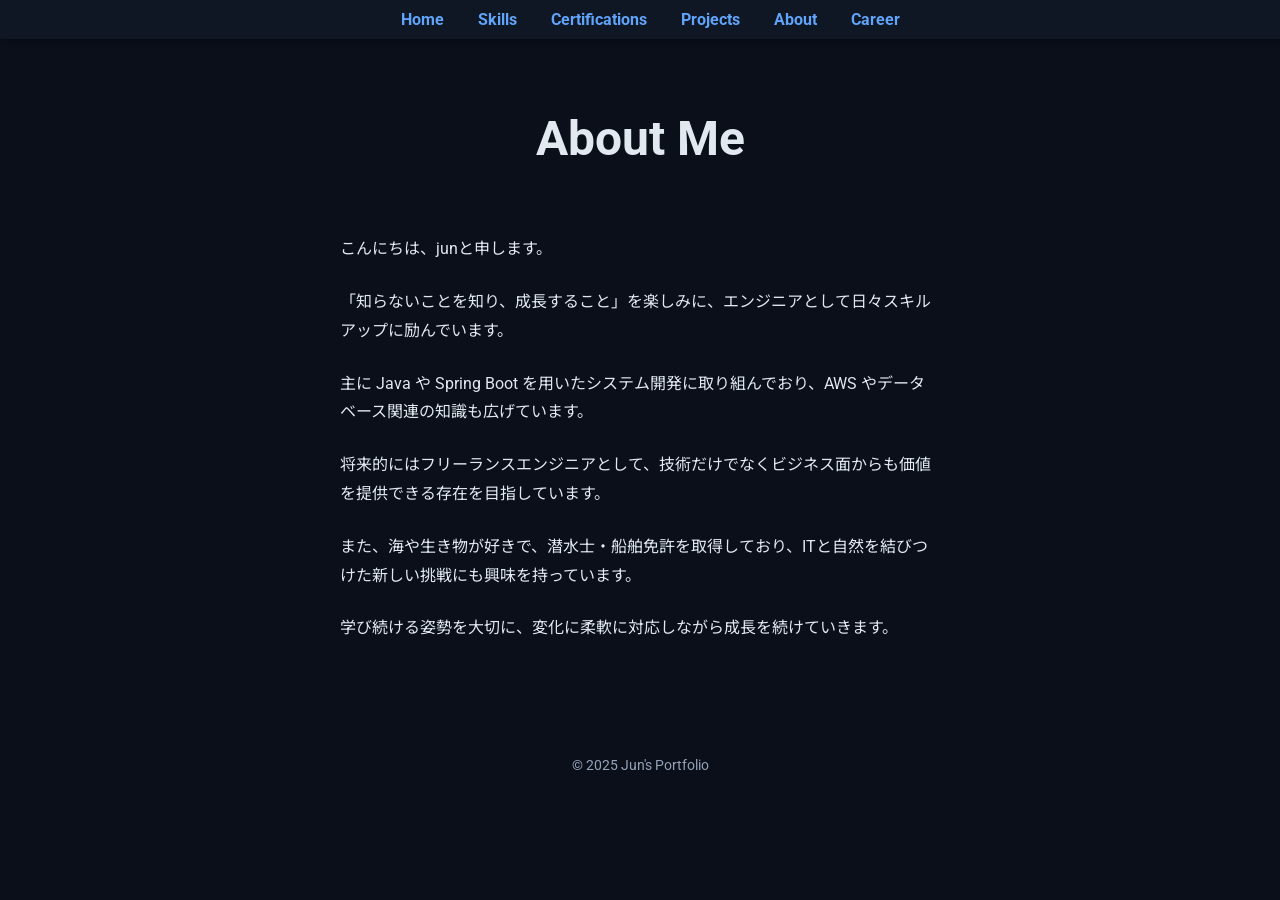
<file: about.html>
<!DOCTYPE html>
<html lang="ja">
<head>
  <meta charset="UTF-8">
  <meta name="viewport" content="width=device-width, initial-scale=1.0">
  <title>About - Jun's Portfolio</title>
  <link href="https://fonts.googleapis.com/css2?family=Noto+Sans+JP:wght@400;700&family=Roboto:wght@400;700&display=swap" rel="stylesheet">
  <link rel="stylesheet" href="style.css">
</head>
<body>
  <nav>
    <a href="index.html">Home</a>
    <a href="skills.html">Skills</a>
    <a href="certifications.html">Certifications</a>
    <a href="projects.html">Projects</a>
    <a href="about.html">About</a>
    <a href="career.html">Career</a>
  </nav>
  <h1 class="fade-in">About Me</h1>

<div class="about-section fade-in">
  <p>こんにちは、junと申します。</p>

  <p>「知らないことを知り、成長すること」を楽しみに、エンジニアとして日々スキルアップに励んでいます。</p>

  <p>主に Java や Spring Boot を用いたシステム開発に取り組んでおり、AWS やデータベース関連の知識も広げています。</p>

  <p>将来的にはフリーランスエンジニアとして、技術だけでなくビジネス面からも価値を提供できる存在を目指しています。</p>

  <p>また、海や生き物が好きで、潜水士・船舶免許を取得しており、ITと自然を結びつけた新しい挑戦にも興味を持っています。</p>

  <p>学び続ける姿勢を大切に、変化に柔軟に対応しながら成長を続けていきます。</p>
</div>
  <footer>
    © 2025 Jun's Portfolio
  </footer>

</body>
</html>
</file>
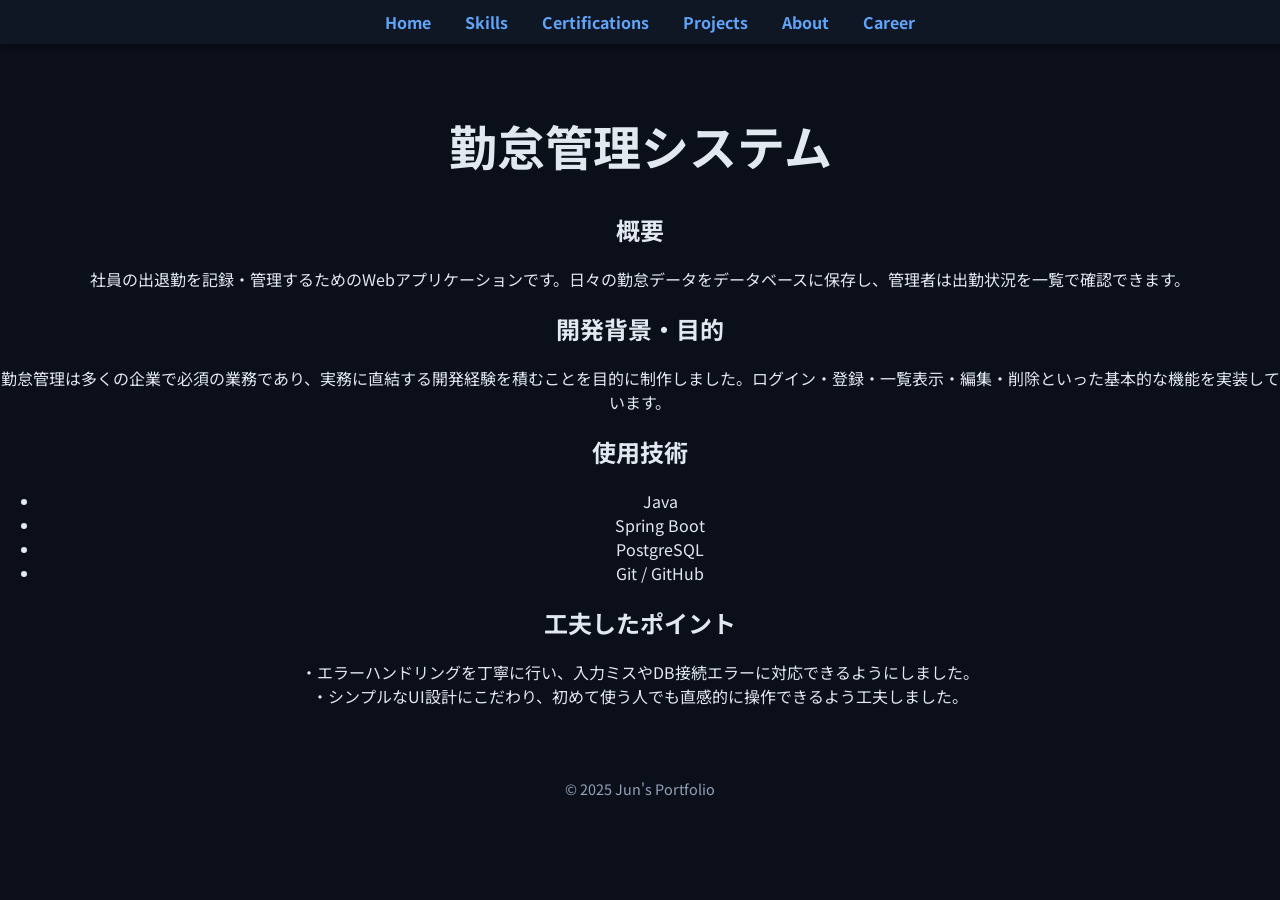
<file: attendance.html>
<!DOCTYPE html>
<html lang="ja">
<head>
  <meta charset="UTF-8">
  <meta name="viewport" content="width=device-width, initial-scale=1.0">
  <title>勤怠管理システム - Jun's Portfolio</title>
  <link href="https://fonts.googleapis.com/css2?family=Noto+Sans+JP:wght@400;700&display=swap" rel="stylesheet">
  <link rel="stylesheet" href="style.css">
</head>
<body>
  <nav>
    <a href="index.html">Home</a>
    <a href="skills.html">Skills</a>
    <a href="certifications.html">Certifications</a>
    <a href="projects.html">Projects</a>
    <a href="about.html">About</a>
    <a href="career.html">Career</a>
  </nav>

  <div class="project-detail">
    <h1>勤怠管理システム</h1>

    <section>
      <h2>概要</h2>
      <p>社員の出退勤を記録・管理するためのWebアプリケーションです。日々の勤怠データをデータベースに保存し、管理者は出勤状況を一覧で確認できます。</p>
    </section>

    <section>
      <h2>開発背景・目的</h2>
      <p>勤怠管理は多くの企業で必須の業務であり、実務に直結する開発経験を積むことを目的に制作しました。ログイン・登録・一覧表示・編集・削除といった基本的な機能を実装しています。</p>
    </section>

    <section>
      <h2>使用技術</h2>
      <ul>
        <li>Java</li>
        <li>Spring Boot</li>
        <li>PostgreSQL</li>
        <li>Git / GitHub</li>
      </ul>
    </section>

    <section>
      <h2>工夫したポイント</h2>
      <p>・エラーハンドリングを丁寧に行い、入力ミスやDB接続エラーに対応できるようにしました。<br>
         ・シンプルなUI設計にこだわり、初めて使う人でも直感的に操作できるよう工夫しました。</p>
    </section>

    <footer>
      © 2025 Jun's Portfolio
    </footer>
  </div>

</body>
</html>
</file>
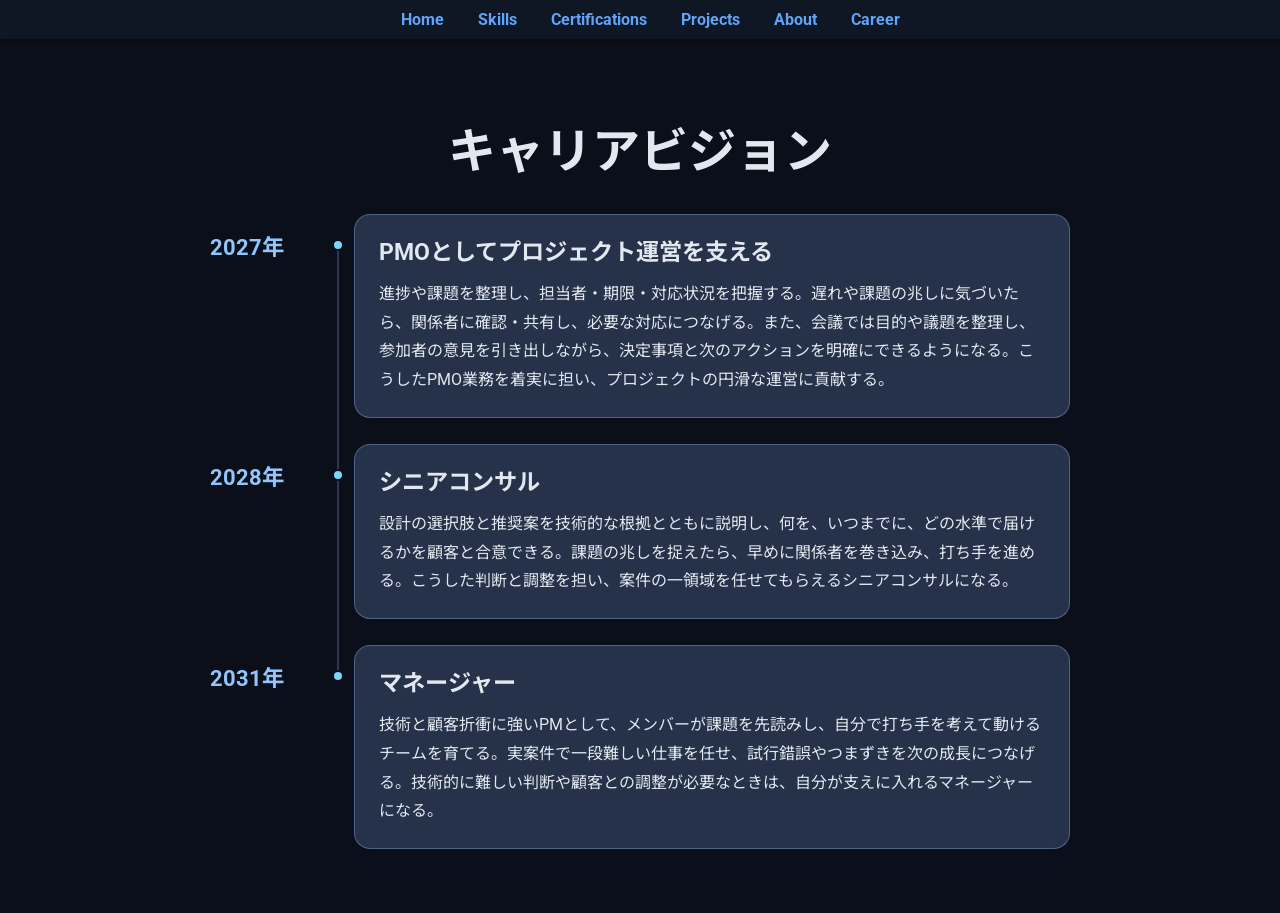
<file: career.html>
<!DOCTYPE html>
<html lang="ja">
<head>
  <meta charset="UTF-8">
  <meta name="viewport" content="width=device-width, initial-scale=1.0">
  <title>キャリアビジョン - Jun's Portfolio</title>
  <link href="https://fonts.googleapis.com/css2?family=Noto+Sans+JP:wght@400;700&family=Roboto:wght@400;700&display=swap" rel="stylesheet">
  <link rel="stylesheet" href="style.css">
  <style>
    .career-page {
      max-width: 860px;
      margin-inline: auto;
      padding: 0 20px 64px;
      text-align: left;
    }

    .career-page h1 {
      margin: 52px 0 32px;
      text-align: center;
      font-size: clamp(2rem, 5vw, 3rem);
    }

    .career-timeline {
      margin: 0;
      padding: 0;
      list-style: none;
    }

    .career-timeline > li {
      --year-column: 7rem;
      --timeline-gap: 2rem;
      position: relative;
      display: grid;
      grid-template-columns: var(--year-column) minmax(0, 1fr);
      gap: var(--timeline-gap);
      padding-bottom: 26px;
    }

    .career-timeline > li:last-child {
      padding-bottom: 0;
    }

    .career-timeline > li::before,
    .career-timeline > li::after {
      content: "";
      position: absolute;
      left: calc(var(--year-column) + var(--timeline-gap) / 2);
      transform: translateX(-50%);
    }

    .career-timeline > li:not(:last-child)::before {
      top: 30px;
      width: 1px;
      height: 100%;
      background: #4e6385;
    }

    .career-timeline > li::after {
      top: 25px;
      width: 12px;
      height: 12px;
      border: 2px solid #0a0f1a;
      border-radius: 50%;
      background: #7dd3fc;
      box-sizing: border-box;
    }

    .career-milestone {
      display: grid;
      grid-template-columns: subgrid;
      grid-column: 1 / -1;
      align-items: start;
      margin: 0;
      font-size: 1rem;
    }

    .career-milestone time {
      padding: 17px 0 0;
      color: #93c5fd;
      font-size: 1.4rem;
      line-height: 1.5;
    }

    .career-milestone-title {
      padding: 20px 24px 0;
      border: 1px solid #4e6385;
      border-bottom: 0;
      border-radius: 16px 16px 0 0;
      background: #263249;
      font-size: clamp(1.15rem, 3vw, 1.45rem);
      line-height: 1.5;
    }

    .career-timeline p {
      grid-column: 2;
      margin: calc(-1 * var(--timeline-gap)) 0 0;
      padding: 10px 24px 22px;
      border: 1px solid #4e6385;
      border-top: 0;
      border-radius: 0 0 16px 16px;
      background: #263249;
      color: #e2e8f0;
      line-height: 1.8;
    }

    @media (max-width: 600px) {
      .career-timeline > li {
        display: block;
        padding-left: 22px;
      }

      .career-timeline > li::before,
      .career-timeline > li::after {
        left: 5px;
      }

      .career-milestone {
        display: block;
        padding: 16px 16px 0;
        border: 1px solid #4e6385;
        border-bottom: 0;
        border-radius: 16px 16px 0 0;
        background: #263249;
      }

      .career-milestone time,
      .career-milestone-title {
        display: block;
        padding: 0;
      }

      .career-milestone-title {
        border: 0;
      }

      .career-timeline p {
        margin: 0;
        padding: 10px 16px 16px;
      }
    }
  </style>
</head>
<body>
  <nav aria-label="メインナビゲーション">
    <a href="index.html">Home</a>
    <a href="skills.html">Skills</a>
    <a href="certifications.html">Certifications</a>
    <a href="projects.html">Projects</a>
    <a href="about.html">About</a>
    <a href="career.html" aria-current="page">Career</a>
  </nav>

  <main class="career-page">
    <h1>キャリアビジョン</h1>
    <ol class="career-timeline" role="list">
      <li>
        <h2 class="career-milestone">
          <time datetime="2027">2027年</time>
          <span class="career-milestone-title">PMOとしてプロジェクト運営を支える</span>
        </h2>
        <p>進捗や課題を整理し、担当者・期限・対応状況を把握する。遅れや課題の兆しに気づいたら、関係者に確認・共有し、必要な対応につなげる。また、会議では目的や議題を整理し、参加者の意見を引き出しながら、決定事項と次のアクションを明確にできるようになる。こうしたPMO業務を着実に担い、プロジェクトの円滑な運営に貢献する。</p>
      </li>
      <li>
        <h2 class="career-milestone">
          <time datetime="2028">2028年</time>
          <span class="career-milestone-title">シニアコンサル</span>
        </h2>
        <p>設計の選択肢と推奨案を技術的な根拠とともに説明し、何を、いつまでに、どの水準で届けるかを顧客と合意できる。課題の兆しを捉えたら、早めに関係者を巻き込み、打ち手を進める。こうした判断と調整を担い、案件の一領域を任せてもらえるシニアコンサルになる。</p>
      </li>
      <li>
        <h2 class="career-milestone">
          <time datetime="2031">2031年</time>
          <span class="career-milestone-title">マネージャー</span>
        </h2>
        <p>技術と顧客折衝に強いPMとして、メンバーが課題を先読みし、自分で打ち手を考えて動けるチームを育てる。実案件で一段難しい仕事を任せ、試行錯誤やつまずきを次の成長につなげる。技術的に難しい判断や顧客との調整が必要なときは、自分が支えに入れるマネージャーになる。</p>
      </li>
    </ol>
  </main>
</body>
</html>
</file>
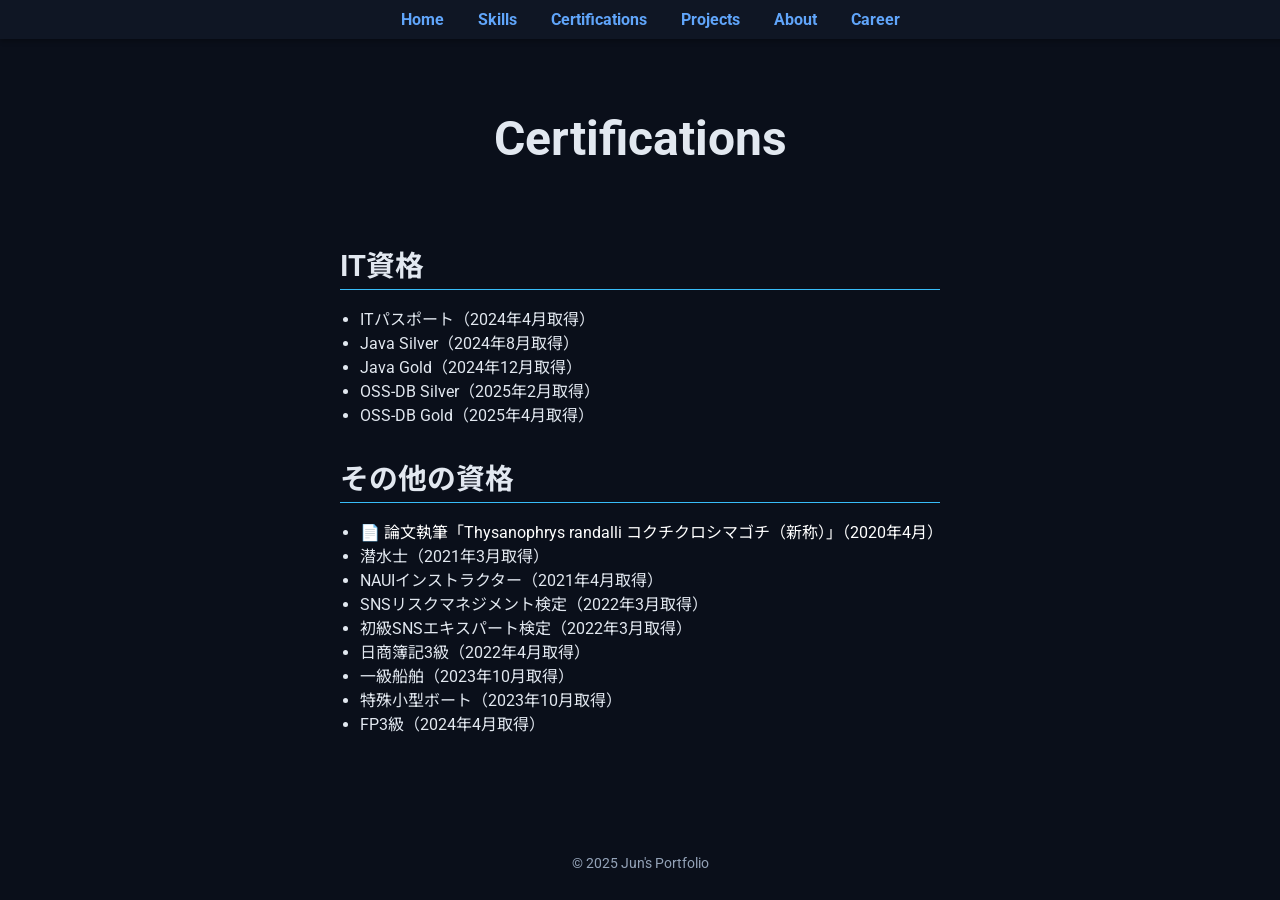
<file: certifications.html>
<!DOCTYPE html>
<html lang="ja">
<head>
  <meta charset="UTF-8">
  <meta name="viewport" content="width=device-width, initial-scale=1.0">
  <title>Certifications - Jun's Portfolio</title>
  <link href="https://fonts.googleapis.com/css2?family=Noto+Sans+JP:wght@400;700&family=Roboto:wght@400;700&display=swap" rel="stylesheet">
  <link rel="stylesheet" href="style.css">
</head>
<body>
  <nav>
    <a href="index.html">Home</a>
    <a href="skills.html">Skills</a>
    <a href="certifications.html">Certifications</a>
    <a href="projects.html">Projects</a>
    <a href="about.html">About</a>
    <a href="career.html">Career</a>
  </nav>
  <h1>Certifications</h1>

  <div class="certifications-section">
    <h2>IT資格</h2>
    <ul>
      <li>ITパスポート（2024年4月取得）</li>
      <li>Java Silver（2024年8月取得）</li>
      <li>Java Gold（2024年12月取得）</li>
      <li>OSS-DB Silver（2025年2月取得）</li>
      <li>OSS-DB Gold（2025年4月取得）</li>
    </ul>

    <h2>その他の資格</h2>
    <ul>
      <li>
        <a href="pdfs/Thysanophrys_randalli.pdf" target="_blank">
          📄 論文執筆「Thysanophrys randalli コクチクロシマゴチ（新称）」（2020年4月）
        </a>
      </li>                      
      <li>潜水士（2021年3月取得）</li>
      <li>NAUIインストラクター（2021年4月取得）</li>
      <li>SNSリスクマネジメント検定（2022年3月取得）</li>
      <li>初級SNSエキスパート検定（2022年3月取得）</li>
      <li>日商簿記3級（2022年4月取得）</li>
      <li>一級船舶（2023年10月取得）</li>
      <li>特殊小型ボート（2023年10月取得）</li>
      <li>FP3級（2024年4月取得）</li>
    </ul>
  </div>

  <footer>
    © 2025 Jun's Portfolio
  </footer>

</body>
</html>
</file>
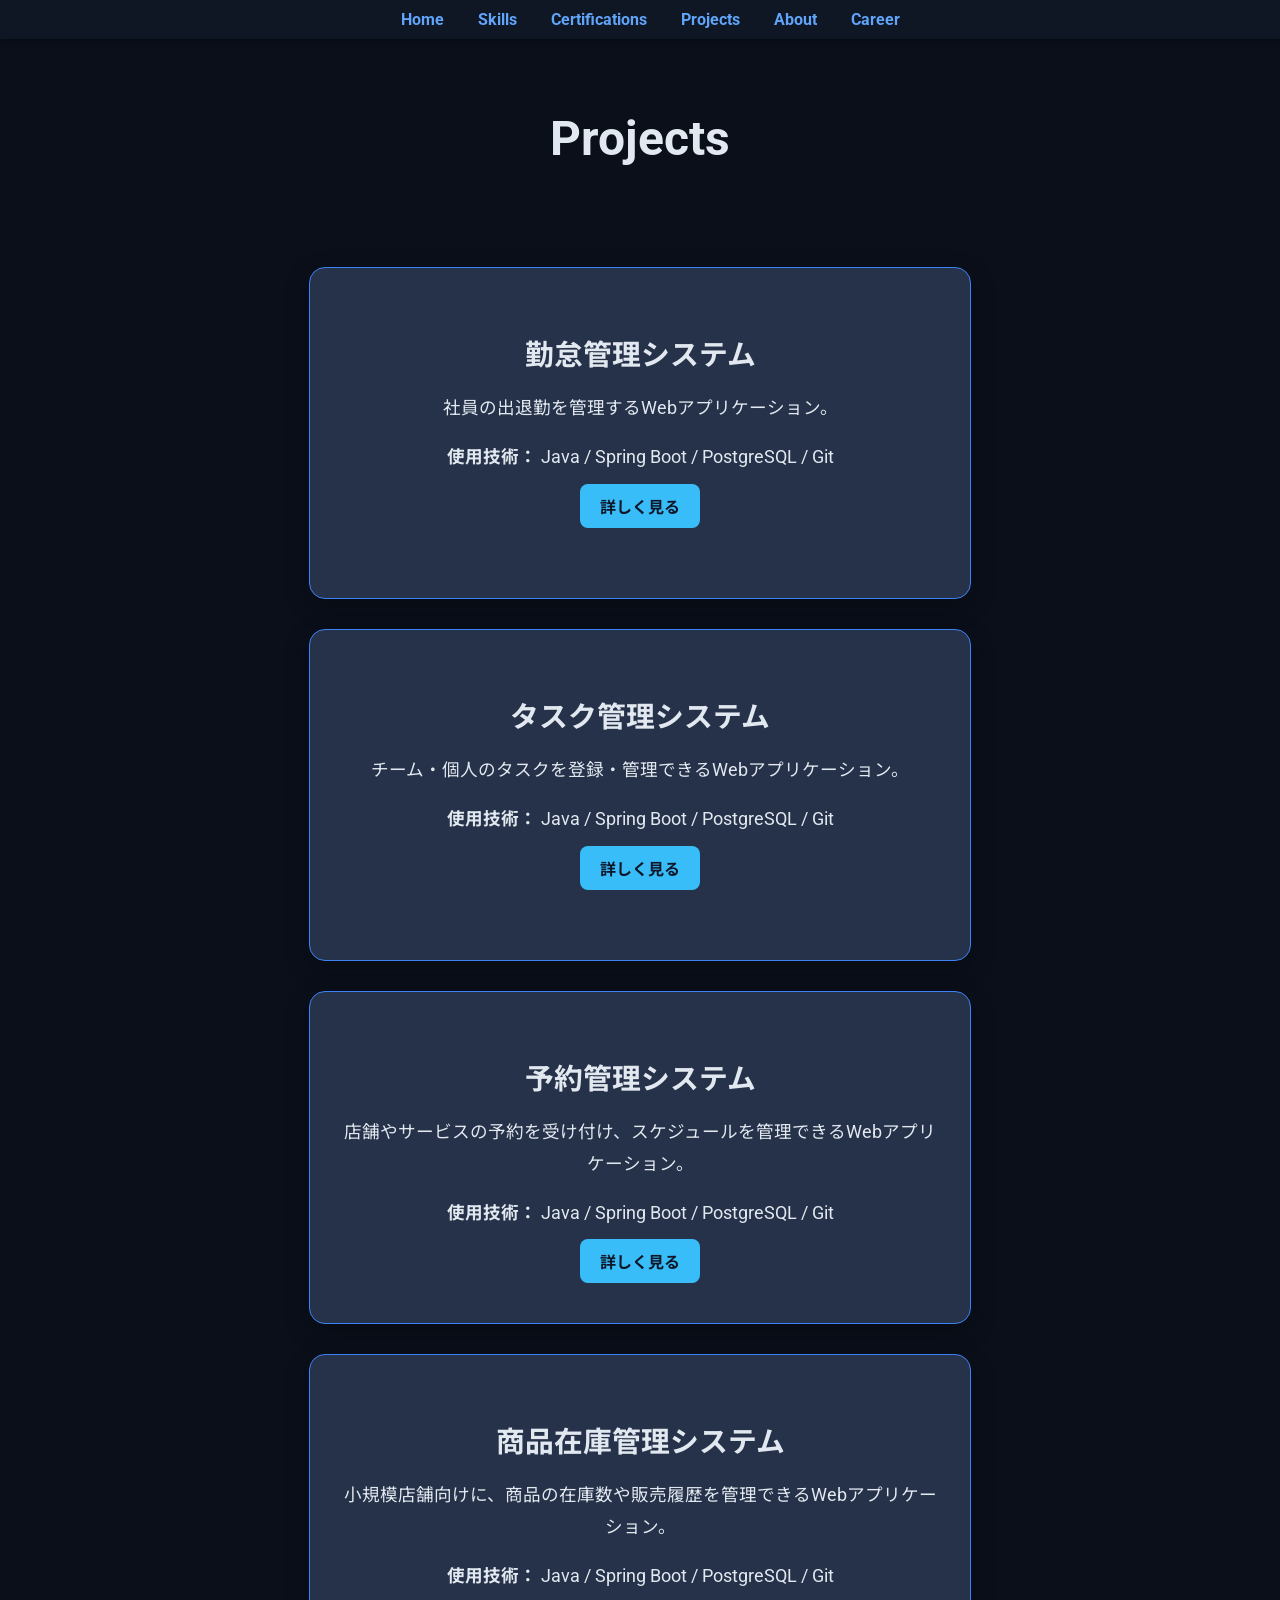
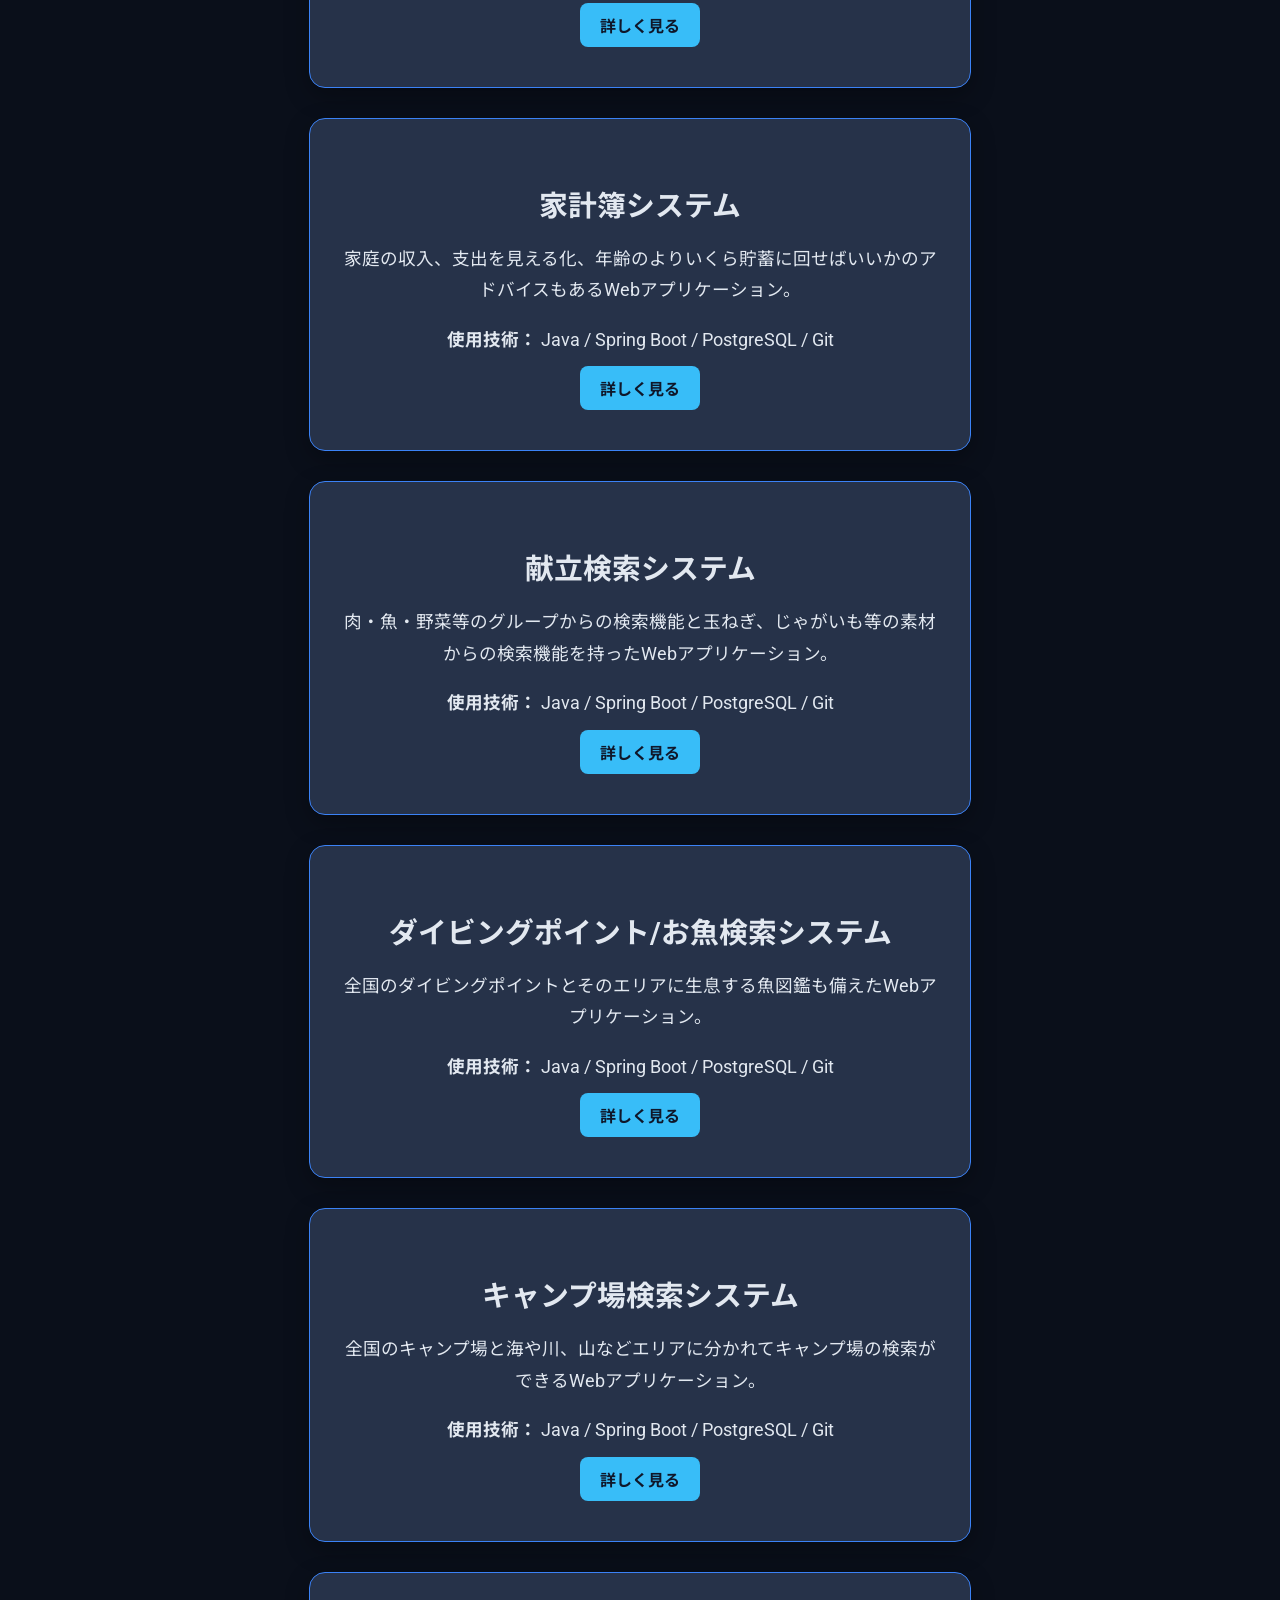
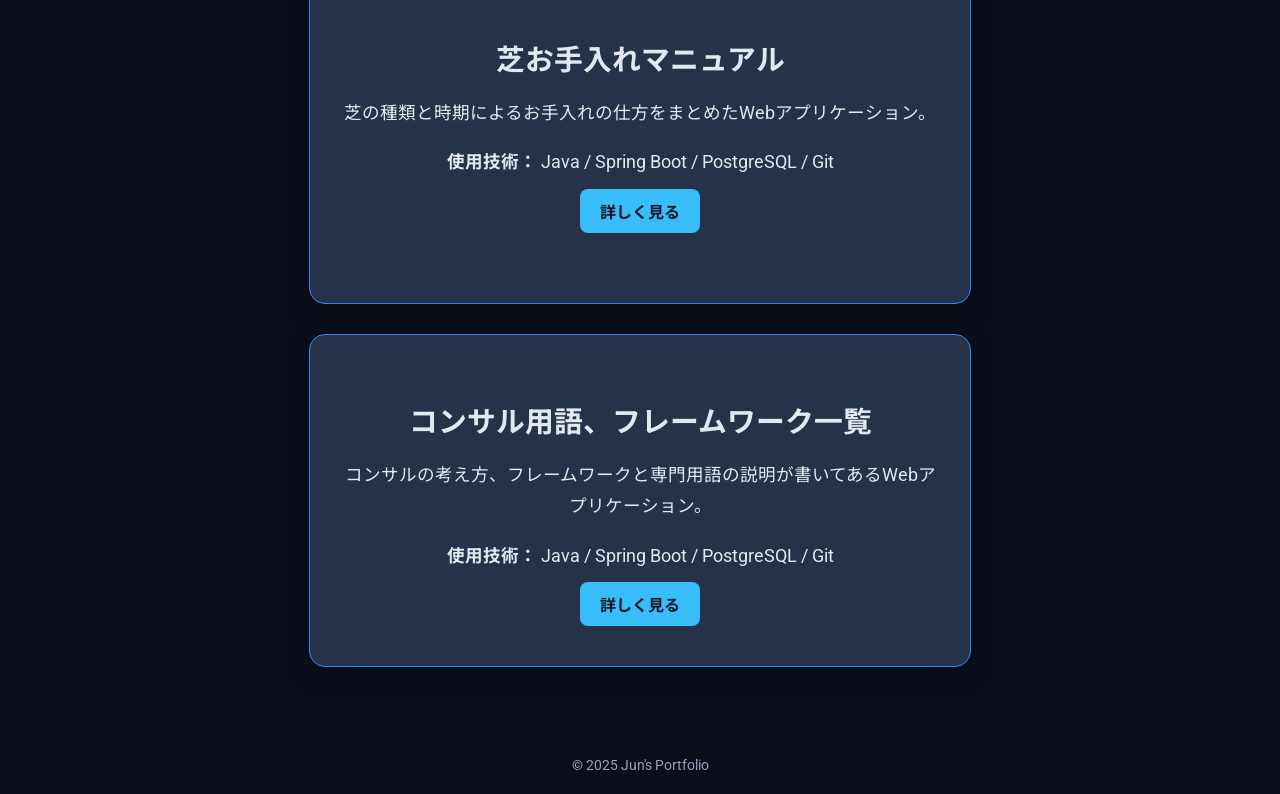
<file: projects.html>
<!DOCTYPE html>
<html lang="ja">
<head>
  <meta charset="UTF-8">
  <meta name="viewport" content="width=device-width, initial-scale=1.0">
  <title>Projects - Jun's Portfolio</title>
  <link href="https://fonts.googleapis.com/css2?family=Noto+Sans+JP:wght@400;700&family=Roboto:wght@400;700&display=swap" rel="stylesheet">
  <link rel="stylesheet" href="style.css">
</head>
<body>
  <nav>
    <a href="index.html">Home</a>
    <a href="skills.html">Skills</a>
    <a href="certifications.html">Certifications</a>
    <a href="projects.html">Projects</a>
    <a href="about.html">About</a>
    <a href="career.html">Career</a>
  </nav>

  <h1>Projects</h1>
    <div class="projects-section">

        <div class="project-card">
          <h2>勤怠管理システム</h2>
          <p>社員の出退勤を管理するWebアプリケーション。</p>    
          <p><strong>使用技術：</strong> Java / Spring Boot / PostgreSQL / Git</p>
          <a href="attendance.html" class="project-link">詳しく見る</a>
        </div>
      
        <div class="project-card">
          <h2>タスク管理システム</h2>
          <p>チーム・個人のタスクを登録・管理できるWebアプリケーション。</p>
          <p><strong>使用技術：</strong> Java / Spring Boot / PostgreSQL / Git</p>
          <a href="#" class="project-link">詳しく見る</a>
        </div>
      
        <div class="project-card">
          <h2>予約管理システム</h2>
          <p>店舗やサービスの予約を受け付け、スケジュールを管理できるWebアプリケーション。</p>
          <p><strong>使用技術：</strong> Java / Spring Boot / PostgreSQL / Git</p>
          <a href="#" class="project-link">詳しく見る</a>
        </div>
      
        <div class="project-card">
          <h2>商品在庫管理システム</h2>
          <p>小規模店舗向けに、商品の在庫数や販売履歴を管理できるWebアプリケーション。</p>
          <p><strong>使用技術：</strong> Java / Spring Boot / PostgreSQL / Git</p>
          <a href="#" class="project-link">詳しく見る</a>
        </div>
      
        <div class="project-card">
          <h2>家計簿システム</h2>
          <p>家庭の収入、支出を見える化、年齢のよりいくら貯蓄に回せばいいかのアドバイスもあるWebアプリケーション。</p>    
          <p><strong>使用技術：</strong> Java / Spring Boot / PostgreSQL / Git</p>
          <a href="#" class="project-link">詳しく見る</a>
        </div>
  
        <div class="project-card">
          <h2>献立検索システム</h2>
          <p>肉・魚・野菜等のグループからの検索機能と玉ねぎ、じゃがいも等の素材からの検索機能を持ったWebアプリケーション。</p>    
          <p><strong>使用技術：</strong> Java / Spring Boot / PostgreSQL / Git</p>
          <a href="#" class="project-link">詳しく見る</a>
        </div>

        <div class="project-card">
          <h2>ダイビングポイント/お魚検索システム</h2>
          <p>全国のダイビングポイントとそのエリアに生息する魚図鑑も備えたWebアプリケーション。</p>    
          <p><strong>使用技術：</strong> Java / Spring Boot / PostgreSQL / Git</p>
          <a href="#" class="project-link">詳しく見る</a>
        </div>

        <div class="project-card">
          <h2>キャンプ場検索システム</h2>
          <p>全国のキャンプ場と海や川、山などエリアに分かれてキャンプ場の検索ができるWebアプリケーション。</p>    
          <p><strong>使用技術：</strong> Java / Spring Boot / PostgreSQL / Git</p>
          <a href="#" class="project-link">詳しく見る</a>
        </div>

        <div class="project-card">
          <h2>芝お手入れマニュアル</h2>
          <p>芝の種類と時期によるお手入れの仕方をまとめたWebアプリケーション。</p>    
          <p><strong>使用技術：</strong> Java / Spring Boot / PostgreSQL / Git</p>
          <a href="#" class="project-link">詳しく見る</a>
        </div>

        <div class="project-card">
          <h2>コンサル用語、フレームワーク一覧</h2>
          <p>コンサルの考え方、フレームワークと専門用語の説明が書いてあるWebアプリケーション。</p>    
          <p><strong>使用技術：</strong> Java / Spring Boot / PostgreSQL / Git</p>
          <a href="#" class="project-link">詳しく見る</a>
        </div>

      </div>
      
  </div>

  <footer>
    © 2025 Jun's Portfolio
  </footer>
</body>
</html>
</file>
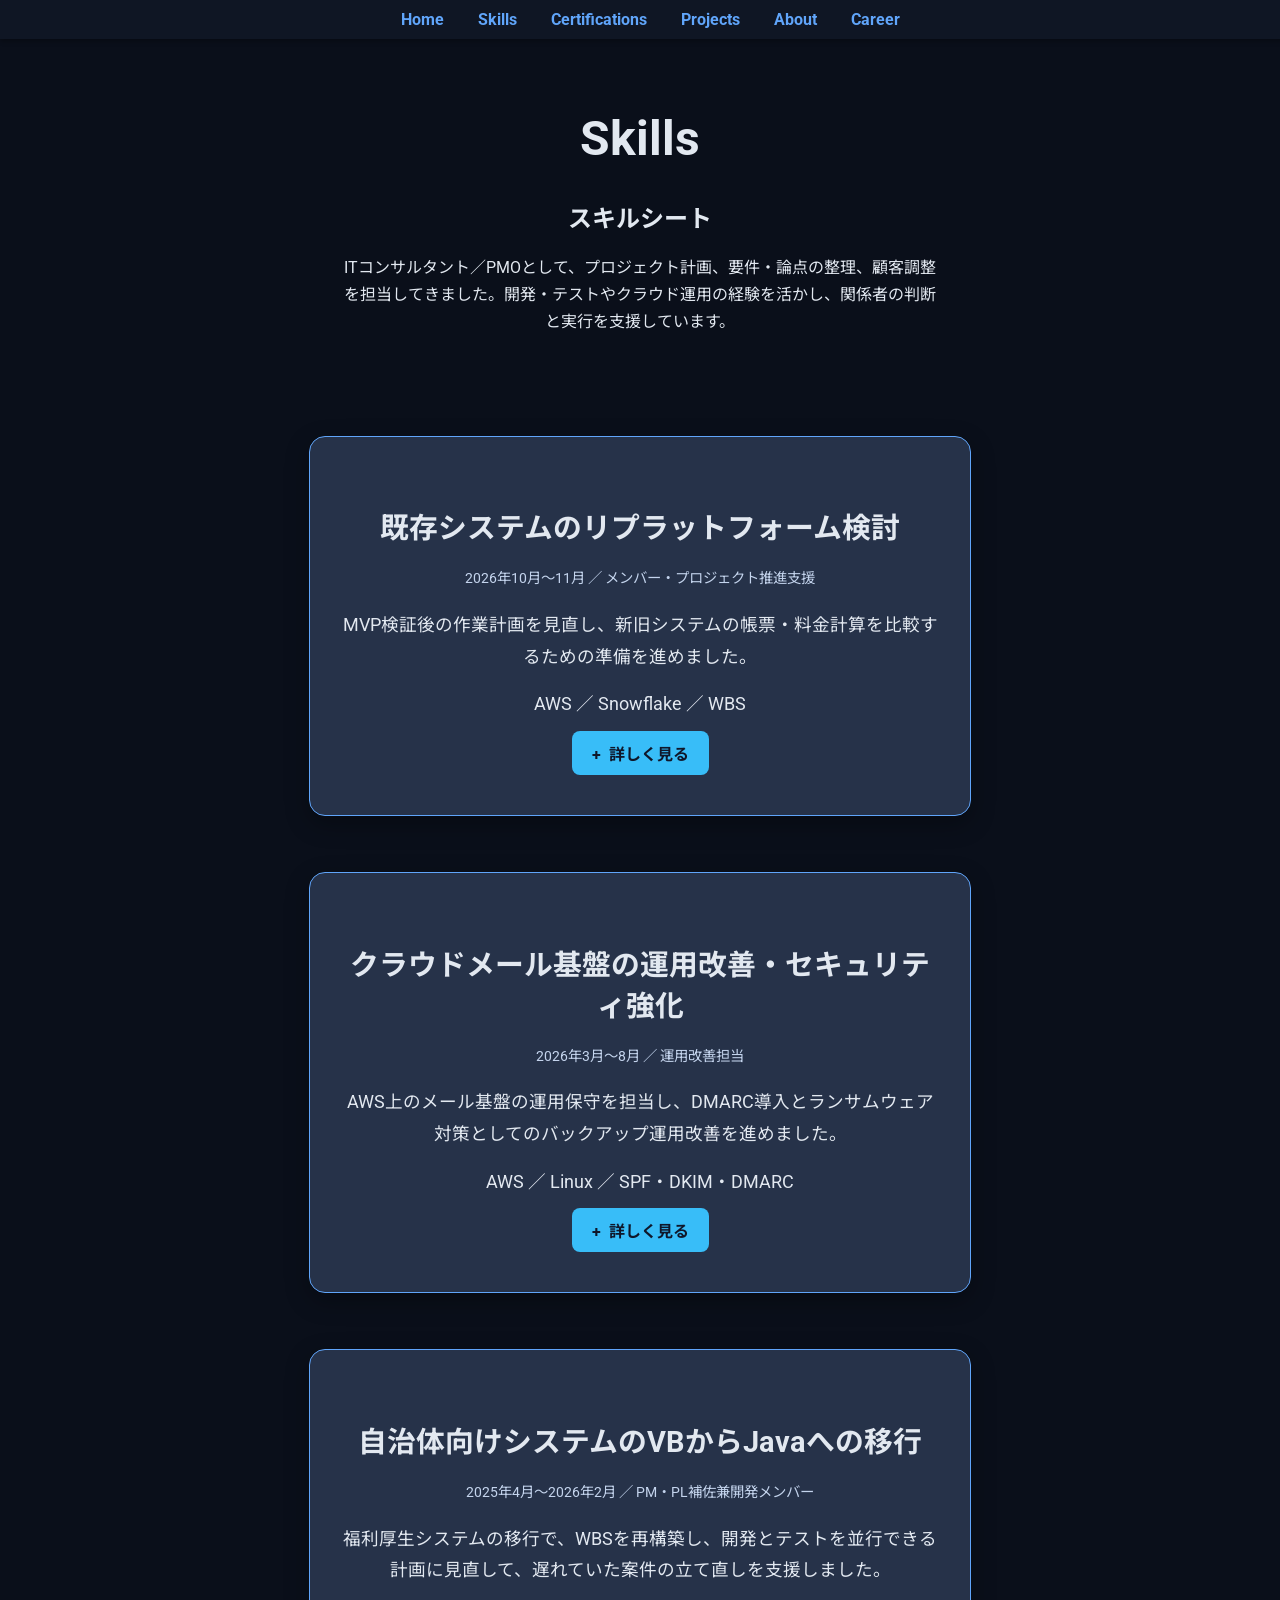
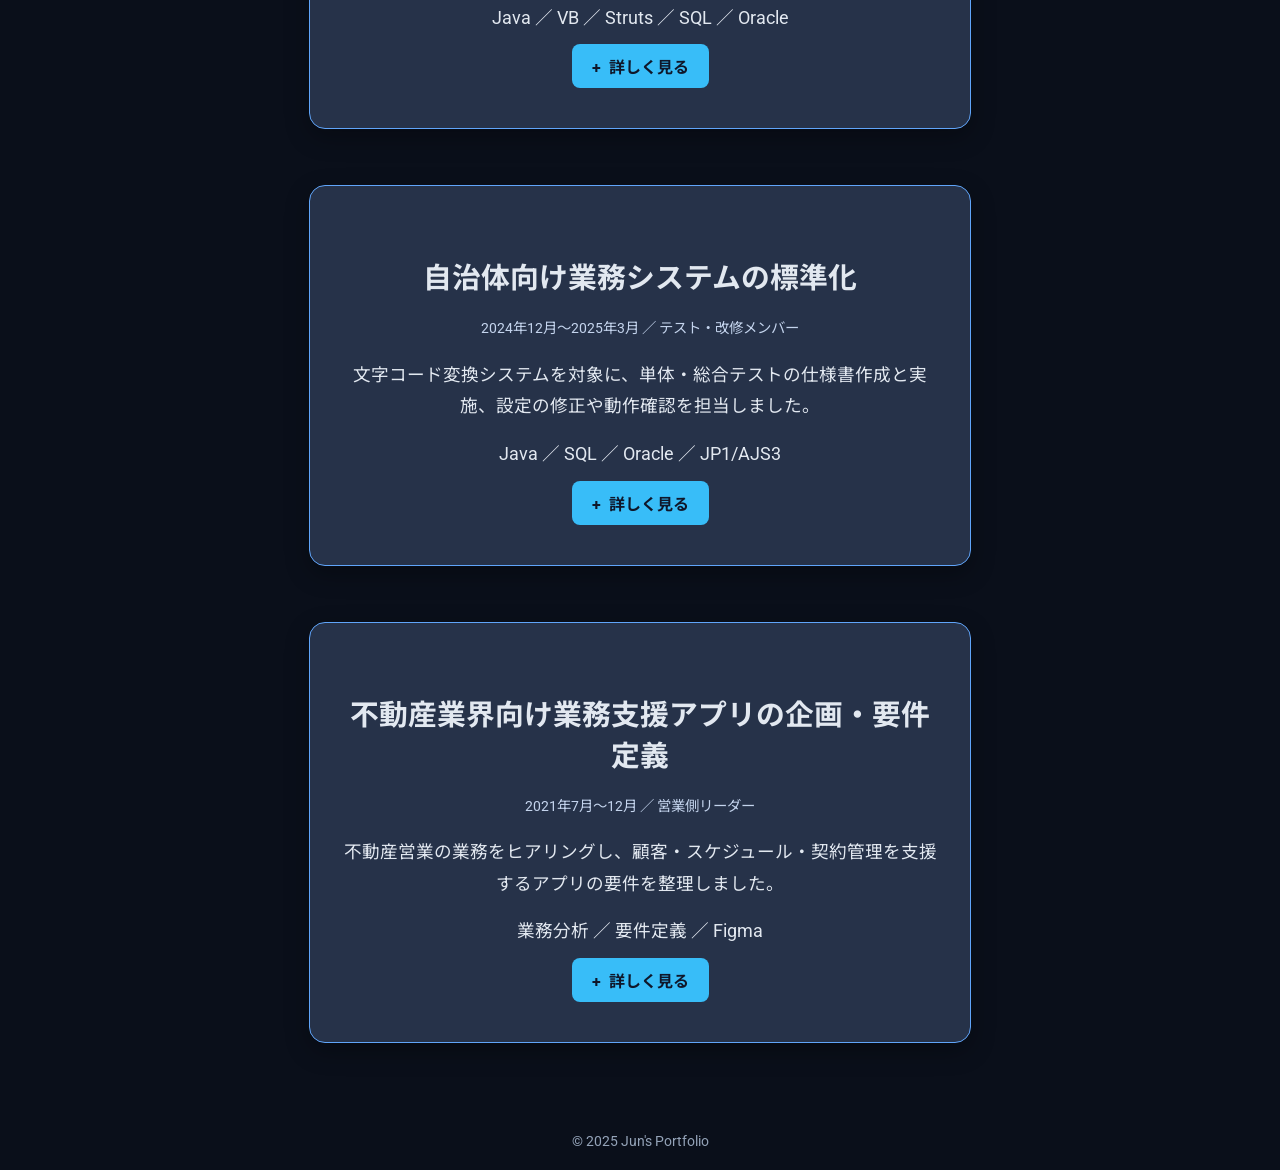
<file: skills.html>
<!DOCTYPE html>
<html lang="ja">
<head>
  <meta charset="UTF-8">
  <meta name="viewport" content="width=device-width, initial-scale=1.0">
  <title>Skills - Jun's Portfolio</title>
  <link href="https://fonts.googleapis.com/css2?family=Noto+Sans+JP:wght@400;700&family=Roboto:wght@400;700&display=swap" rel="stylesheet">
  <link rel="stylesheet" href="style.css">
</head>
<body>
  <nav>
    <a href="index.html">Home</a>
    <a href="skills.html" aria-current="page">Skills</a>
    <a href="certifications.html">Certifications</a>
    <a href="projects.html">Projects</a>
    <a href="about.html">About</a>
    <a href="career.html">Career</a>
  </nav>
      
  <main>
    <h1>Skills</h1>

    <section class="skill-sheet" aria-labelledby="skill-sheet-title">
      <h2 id="skill-sheet-title">スキルシート</h2>
      <p class="skill-sheet-summary">ITコンサルタント／PMOとして、プロジェクト計画、要件・論点の整理、顧客調整を担当してきました。開発・テストやクラウド運用の経験を活かし、関係者の判断と実行を支援しています。</p>

      <div class="projects-section skill-sheet-cards">
        <article class="project-card skill-sheet-card">
          <h3>既存システムのリプラットフォーム検討</h3>
          <p class="skill-sheet-meta"><time datetime="2026-10">2026年10月</time>〜<time datetime="2026-11">11月</time> ／ メンバー・プロジェクト推進支援</p>
          <p>MVP検証後の作業計画を見直し、新旧システムの帳票・料金計算を比較するための準備を進めました。</p>
          <p class="skill-sheet-tech">AWS ／ Snowflake ／ WBS</p>
          <details>
            <summary class="project-link">詳しく見る</summary>
            <ul>
              <li>MVP検証後に予定する作業を整理し、WBSを修正。</li>
              <li>帳票・料金計算の突き合わせに向け、現行の比較用システム構成図を整理。</li>
              <li>比較結果を扱う運用フローを整理。</li>
            </ul>
          </details>
        </article>

        <article class="project-card skill-sheet-card">
          <h3>クラウドメール基盤の運用改善・セキュリティ強化</h3>
          <p class="skill-sheet-meta"><time datetime="2026-03">2026年3月</time>〜<time datetime="2026-08">8月</time> ／ 運用改善担当</p>
          <p>AWS上のメール基盤の運用保守を担当し、DMARC導入とランサムウェア対策としてのバックアップ運用改善を進めました。</p>
          <p class="skill-sheet-tech">AWS ／ Linux ／ SPF・DKIM・DMARC</p>
          <details>
            <summary class="project-link">詳しく見る</summary>
            <ul>
              <li><strong>運用保守</strong>
                配送障害のログ調査、脆弱性の影響調査、適用手順の作成とリリースに対応。</li>
              <li><strong>DMARC導入</strong>
                レポートと認証状況を調査し、受信側に拒否を求めるポリシー（reject）への移行に向けて、対応が必要な送信元を特定し是正を依頼。</li>
              <li><strong>バックアップ運用改善</strong>
                保護対象と現行運用を整理。S3 Object LockやAWS Backup Vault Lockを含む方式を検討し、リストアの設計・検証、手順書作成とリリースに対応。</li>
            </ul>
          </details>
        </article>

        <article class="project-card skill-sheet-card">
          <h3>自治体向けシステムのVBからJavaへの移行</h3>
          <p class="skill-sheet-meta"><time datetime="2025-04">2025年4月</time>〜<time datetime="2026-02">2026年2月</time> ／ PM・PL補佐兼開発メンバー</p>
          <p>福利厚生システムの移行で、WBSを再構築し、開発とテストを並行できる計画に見直して、遅れていた案件の立て直しを支援しました。</p>
          <p class="skill-sheet-tech">Java ／ VB ／ Struts ／ SQL ／ Oracle</p>
          <details>
            <summary class="project-link">詳しく見る</summary>
            <ul>
              <li><strong>プロジェクト推進</strong>
                残作業を棚卸しし、業務影響度と使用頻度で優先順位を整理。進捗・課題・品質を管理し、停滞しているタスクの対応を支援。</li>
              <li><strong>顧客折衝</strong>
                追加要件を掘り下げ、関係者と対応範囲や優先度を調整。</li>
              <li><strong>開発・導入</strong>
                機能改修、再利用できる共通部品の整備、テスト、本番障害の現地対応を担当。</li>
            </ul>
          </details>
        </article>

        <article class="project-card skill-sheet-card">
          <h3>自治体向け業務システムの標準化</h3>
          <p class="skill-sheet-meta"><time datetime="2024-12">2024年12月</time>〜<time datetime="2025-03">2025年3月</time> ／ テスト・改修メンバー</p>
          <p>文字コード変換システムを対象に、単体・総合テストの仕様書作成と実施、設定の修正や動作確認を担当しました。</p>
          <p class="skill-sheet-tech">Java ／ SQL ／ Oracle ／ JP1/AJS3</p>
          <details>
            <summary class="project-link">詳しく見る</summary>
            <ul>
              <li>設定ファイル、DB、バッチの修正と動作確認を行い、本番環境向けの資材を作成。</li>
              <li>総合テストの日程を組み、連携処理で使うJP1/AJS3ジョブを作成。</li>
              <li>新しく加わったメンバーの進捗を確認し、作業をフォロー。</li>
            </ul>
          </details>
        </article>

        <article class="project-card skill-sheet-card">
          <h3>不動産業界向け業務支援アプリの企画・要件定義</h3>
          <p class="skill-sheet-meta"><time datetime="2021-07">2021年7月</time>〜<time datetime="2021-12">12月</time> ／ 営業側リーダー</p>
          <p>不動産営業の業務をヒアリングし、顧客・スケジュール・契約管理を支援するアプリの要件を整理しました。</p>
          <p class="skill-sheet-tech">業務分析 ／ 要件定義 ／ Figma</p>
          <details>
            <summary class="project-link">詳しく見る</summary>
            <ul>
              <li>営業担当者へのヒアリングをもとに業務フローと承認プロセスを整理し、必要機能・非機能要件を定義。</li>
              <li>Figmaのデモ画面をレビューし、営業現場で使いやすい画面や操作の改善を提案。</li>
              <li>導入イメージ、コスト、運用フローを経営層に説明し、機能の優先順位と導入可否の判断を支援。</li>
            </ul>
          </details>
        </article>
      </div>
    </section>
  </main>

  <footer>
    © 2025 Jun's Portfolio
  </footer>

</body>
</html>
</file>
<file: style.css>
/* ========================
   Base Layout（全体共通）
======================== */
body {
    margin: 0;
    padding: 60px 0 0 0; /* ←ナビゲーション高さ分の余白を上に取る！ */
    background: #0a0f1a; /* ←背景をもっと深いネイビーに */
    color: #e2e8f0; /* ←目に優しいオフホワイト */
    font-family: 'Roboto', 'Noto Sans JP', sans-serif;
    text-align: center;
}

h1 {
    margin-top: 50px;
    font-size: 3rem;
}

footer {
    margin-top: 50px;
    padding: 20px;
    font-size: 0.9rem;
    color: #94a3b8;
}

/* 通常リンクの色を統一 */
a {
    color: #ffffff;        /* お好みで他の色でもOK */
    text-decoration: none; /* 下線を消す（必要なら） */
}
  
/* ホバー時に色変えたい場合 */
a:hover {
    color: #00bfff;        /* お好みでホバー色（例：スカイブルー） */
    text-decoration: underline;
}  

/* ========================
   Hero Section（トップページの一番上）
======================== */
.hero {
    height: 100vh;
    display: flex;
    flex-direction: column;
    justify-content: center;
    align-items: center;
    padding: 20px;
}

.hero h1 {
    font-size: 3rem;
    margin-bottom: 20px;
}

.hero p {
    font-size: 1.2rem;
    line-height: 1.6;
    max-width: 400px;
    margin-bottom: 40px;
    /* white-space: nowrap; */
}
    
.scroll-down {
    font-size: 2rem;
    animation: bounce 2s infinite;
}

/* ========================
   Skills Section（スキル一覧）
======================== */
.skill-sheet-summary {
    max-width: 600px;
    margin: 0 auto;
    padding-inline: 20px;
    line-height: 1.7;
}

.skill-sheet .skill-sheet-cards {
    gap: clamp(44px, 6vw, 56px);
}

.skill-sheet-card.project-card {
    border-color: #60a5fa;
}

.skill-sheet-card .skill-sheet-meta {
    margin-block: 0 12px;
    color: #c4d4ed;
    font-size: 0.9rem;
}

.skill-sheet-card .skill-sheet-tech {
    margin-top: 16px;
}

.skill-sheet-card summary {
    cursor: pointer;
}

.skill-sheet-card summary::-webkit-details-marker {
    display: none;
}

.skill-sheet-card summary::before {
    content: "+" / "";
    margin-right: 0.5em;
}

.skill-sheet-card details[open] summary::before {
    content: "−" / "";
}

.skill-sheet-card summary:focus-visible {
    outline: 2px solid #e2e8f0;
    outline-offset: 4px;
}

.skill-sheet-card details ul {
    border-top: 1px solid #4e6385;
    margin: 18px 0 0;
    padding: 16px 0 0 1.3em;
    text-align: left;
    line-height: 1.7;
}

.skill-sheet-card details li > strong {
    display: block;
    margin-bottom: 4px;
}

.skill-sheet-card details li + li {
    margin-top: 6px;
}

/* ========================
   Certifications Section（資格一覧）
======================== */
.certifications-section {
    margin-top: 30px;
    padding: 20px;
    text-align: left;
    max-width: 600px;
    margin-left: auto;
    margin-right: auto;
}

.certifications-section h2 {
    font-size: 1.8rem;
    margin-bottom: 10px;
    border-bottom: 1px solid #38bdf8;
    padding-bottom: 5px;
}

.certifications-section ul {
    list-style-type: disc;
    padding-left: 20px;
    margin-bottom: 30px;
}

/* ========================
   Navigation（ナビゲーションメニュー）
======================== */
nav {
    background-color: rgba(17, 24, 39, 0.8); /* ←ナビをほんのりグレー混じりに */
    padding: 10px;
    position: fixed; /* ナビゲーションを画面上部に固定 */
    top: 0; /* 上から0pxに配置 */
    width: 100%; /* 横幅いっぱいに広げる */
    z-index: 1000; /* 他の要素より上に表示 */
    box-shadow: 0 2px 5px rgba(0, 0, 0, 0.3); /* ナビゲーションに影をつける */
}

nav a {
    color: #60a5fa; /* ←落ち着いた水色 */
    margin: 0 15px;
    text-decoration: none;
    font-weight: bold;
    transition: color 0.3s;
}

nav a:hover {
    color: #38bdf8;
}

/* ========================
   Hover Effects（リストのホバー演出）
======================== */
.certifications-section ul li:hover {
    color: #38bdf8; /* 明るい水色にする */
    cursor: pointer; /* ポインターにする（リンクっぽい動き） */
    transition: color 0.3s ease; /* なめらかに色が変わる */
}

/* ========================
   Animations（アニメーション）
======================== */
@keyframes fadeIn {
    0% {
      opacity: 0;
      transform: translateY(20px);
    }
    100% {
      opacity: 1;
      transform: translateY(0);
    }
}

.fade-in {
    animation: fadeIn 0.8s ease-out forwards;
}

@keyframes bounce {
    0%, 100% { transform: translateY(0); }
    50% { transform: translateY(10px); }
}

/* ========================
   About Section（自己紹介）
======================== */
.about-section {
    margin-top: 30px;
    padding: 20px;
    text-align: left;
    max-width: 600px;
    margin-left: auto;
    margin-right: auto;
    line-height: 1.8;
}

.about-section p {
    margin-bottom: 1.5em; /* 1段落ごとに下に余白 */
}

/* ========================
   Projects Section（実績一覧）
======================== */
.projects-section {
    margin-top: 80px;
    padding: 20px;
    display: flex;
    flex-direction: column;
    align-items: center;
    gap: 30px; /* カード同士の間隔 */
  }

.project-card {
    background-color: #263249; /* ちょっとだけ明るくして高級感アップ */
    padding: 40px 30px; /* 上下左右もう少し余裕を持たせる */
    border: 1px solid #3b82f6; /* 青ラインはそのまま！ */
    border-radius: 16px; /* 丸みも強めにして柔らかく */
    width: 90%;
    max-width: 600px;
    min-height: 250px; /* 高さもほんのり伸ばす */
    box-shadow: 0 8px 24px rgba(0, 0, 0, 0.3); /* 影を柔らかめに、ふわっと */
    text-align: center;
    transition: transform 0.3s ease, box-shadow 0.3s ease;
}
  
.project-card:hover {
    transform: translateY(-8px); /* ホバー時に軽く浮き上がる */
    box-shadow: 0 12px 32px rgba(0, 0, 0, 0.4); /* ホバー影もふわっと広めに */
}
  
.project-card :is(h2, h3) {
    font-size: 1.8rem;
    margin-bottom: 20px; /* タイトルの下余白も少し取る */
}
  
.project-card p {
    font-size: 1.1rem;
    line-height: 1.8; /* 行間を広めにして読みやすく */
    margin-bottom: 0;
}  

.project-link {
    display: inline-block;
    margin-top: 10px;
    background-color: #38bdf8;
    color: #0f172a;
    font-weight: bold;
    padding: 10px 20px;
    border-radius: 8px;
    transition: transform 0.3s, box-shadow 0.3s;
}
  
.project-link:hover {
    transform: translateY(-3px);
    box-shadow: 0 4px 12px rgba(56, 189, 248, 0.5);
}

/* ========================
   Responsive（スマホ・タブレット対応）
======================== */
@media (max-width: 768px) {
.project-card {
    width: 90%;
    max-width: 100%;
    }
    .skill-sheet-card {
        box-sizing: border-box;
        width: min(100%, 662px);
    }
}
</file>
